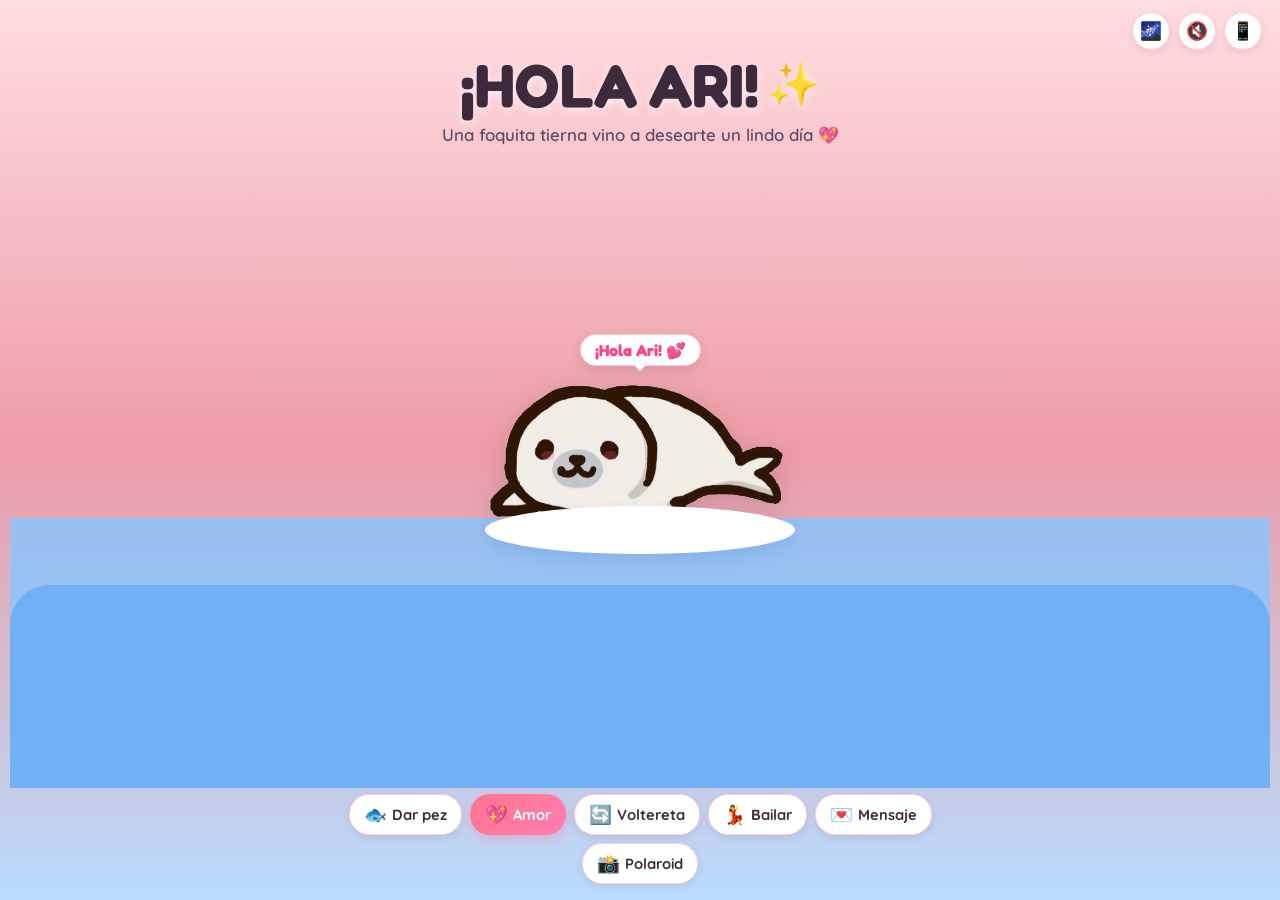
<file: index.html>
<!DOCTYPE html>
<html lang="es">
<head>
  <meta charset="UTF-8">
  <meta name="viewport" content="width=device-width, initial-scale=1.0, maximum-scale=1.0, user-scalable=no, viewport-fit=cover">
  <title>¡Hola Ari! 🦭✨</title>
  <meta name="description" content="Animación ligera e interactiva de una foquita tierna para Ari.">
  <meta name="theme-color" content="#ffeef2">
  
  <!-- Google Fonts: Fredoka & Quicksand -->
  <link rel="preconnect" href="https://fonts.googleapis.com">
  <link rel="preconnect" href="https://fonts.gstatic.com" crossorigin>
  <link href="https://fonts.googleapis.com/css2?family=Fredoka:wght@600;700&family=Quicksand:wght@500;600;700&family=Caveat:wght@700&display=swap" rel="stylesheet">
  
  <!-- Stylesheet -->
  <link rel="stylesheet" href="style.css">
</head>
<body>
  <div id="app-container">
    <!-- Top Controls (Sin el pill de foquita para Ari) -->
    <header class="top-bar">
      <div class="top-space"></div>
      <div class="top-controls">
        <button id="btn-theme" class="icon-btn" title="Cambiar tema" aria-label="Cambiar tema">🌌</button>
        <button id="btn-music" class="icon-btn" title="Música" aria-label="Música">🔇</button>
        <button id="btn-fullscreen" class="icon-btn" title="Pantalla completa" aria-label="Pantalla completa">📱</button>
      </div>
    </header>

    <!-- Título principal: "¡HOLA ARI!" -->
    <section class="hero-header">
      <h1 class="greeting-title" id="greeting-title">
        <span>¡HOLA ARI!</span>
        <span class="sparkle-icon">✨</span>
      </h1>
      <p class="greeting-subtitle">
        Una foquita tierna vino a desearte un lindo día <span class="heart-icon">💖</span>
      </p>
    </section>

    <!-- Escenario Principal: Foquita en el Témpano de Hielo -->
    <main class="stage-wrapper" id="stage-wrapper">
      <div class="seal-floe-container" id="seal-assembly" title="¡Toca a la foquita!">
        <!-- Burbuja de diálogo -->
        <div class="speech-bubble" id="speech-bubble">
          ¡Hola Ari! 💕
        </div>

        <!-- Personaje Foquita -->
        <div class="seal-character" id="seal-character">
          <img id="seal-image" class="seal-img" src="foca-recortada.png" alt="Foquita para Ari">
          <!-- Sonrojo tierno en mejillas -->
          <div class="blush-cheeks">
            <span class="blush-dot"></span>
            <span class="blush-dot"></span>
          </div>
        </div>

        <!-- Témpano de hielo estilizado -->
        <div class="ice-base">
          <div class="ice-top"></div>
        </div>
      </div>

      <!-- Olas suaves de agua -->
      <div class="ocean-waves">
        <div class="wave wave-back"></div>
        <div class="wave wave-front"></div>
      </div>
    </main>

    <!-- Botones de Acción Interactiva -->
    <footer class="action-dock-container">
      <div class="action-dock">
        <button id="btn-feed" class="dock-btn" title="Darle un pescadito">
          <span class="btn-icon">🐟</span>
          <span class="btn-label">Dar pez</span>
        </button>

        <button id="btn-hearts" class="dock-btn highlight" title="Llenar de amor">
          <span class="btn-icon">💖</span>
          <span class="btn-label">Amor</span>
        </button>

        <button id="btn-flip" class="dock-btn" title="Hacer voltereta">
          <span class="btn-icon">🔄</span>
          <span class="btn-label">Voltereta</span>
        </button>

        <button id="btn-dance" class="dock-btn" title="Bailar con la foquita">
          <span class="btn-icon">💃</span>
          <span class="btn-label">Bailar</span>
        </button>

        <button id="btn-letter" class="dock-btn" title="Abrir mensajito">
          <span class="btn-icon">💌</span>
          <span class="btn-label">Mensaje</span>
        </button>

        <button id="btn-photo" class="dock-btn" title="Foto Polaroid">
          <span class="btn-icon">📸</span>
          <span class="btn-label">Polaroid</span>
        </button>
      </div>
    </footer>

    <!-- Contenedor para efectos ligeros CSS -->
    <div id="fx-layer" class="fx-layer"></div>

    <!-- Modal Mensaje para Ari -->
    <div id="letter-modal" class="modal-overlay" role="dialog" aria-modal="true">
      <div class="modal-card">
        <button id="btn-close-letter" class="modal-close-btn" aria-label="Cerrar">✕</button>
        <div class="modal-header">
          <h3>Para Ari ✨</h3>
          <p>Un mensajito especial con mucho cariño</p>
        </div>
        <div class="modal-body">
          ¡Hola Ari! 🌸<br><br>
          Esta pequeña foquita vino desde los mares más fríos solo para recordarte lo increíble, dulce y especial que eres.<br><br>
          ¡Que tengas un día tan bonito y apapachable como esta foquita! 🦭🤍
        </div>
        <div class="modal-actions">
          <button id="btn-letter-love" class="dock-btn highlight">
            <span class="btn-icon">💖</span>
            <span>¡Mucho amor!</span>
          </button>
        </div>
      </div>
    </div>

    <!-- Modal Polaroid (Botón que solo dice "Guardar") -->
    <div id="polaroid-modal" class="modal-overlay" role="dialog" aria-modal="true">
      <div class="modal-card polaroid-card">
        <button id="btn-close-polaroid" class="modal-close-btn" aria-label="Cerrar">✕</button>
        
        <div class="polaroid-frame">
          <div class="polaroid-pic">
            <img src="foca-recortada.png" alt="Foquita" class="polaroid-img">
          </div>
          <div class="polaroid-caption">¡Hola Ari! 🦭💕</div>
        </div>

        <button id="btn-download-photo" class="dock-btn highlight save-btn">
          <span>Guardar</span>
        </button>
      </div>
    </div>
  </div>

  <!-- JavaScript Ultra-Ligero -->
  <script src="script.js"></script>
</body>
</html>
</file>
<file: style.css>
/* ==========================================================================
   ESTILOS ULTRA-LIGEROS Y FLUIDOS - FOQUITA PARA ARI
   ========================================================================== */

:root {
  /* Atardecer Pastel (Default) */
  --bg-gradient: linear-gradient(180deg, #ffdde1 0%, #ee9ca7 50%, #b8dcfe 100%);
  --water-color: rgba(142, 197, 252, 0.85);
  --water-front: rgba(110, 175, 245, 0.95);
  --ice-color: #ffffff;
  --ice-shadow: rgba(60, 130, 200, 0.2);
  --text-primary: #3d2b3d;
  --text-secondary: #634b66;
  --text-accent: #ff4081;
  --card-bg: #ffffff;
  --card-border: #ffccd5;
  --btn-bg: linear-gradient(135deg, #ff758c 0%, #ff7eb3 100%);
  --btn-text: #ffffff;
  --btn-shadow: 0 4px 12px rgba(255, 117, 140, 0.35);

  --font-title: 'Fredoka', cursive, sans-serif;
  --font-body: 'Quicksand', sans-serif;
  --font-letter: 'Caveat', cursive, sans-serif;

  --sat: env(safe-area-inset-top, 0px);
  --sab: env(safe-area-inset-bottom, 0px);
}

/* Modo Noche / Aurora */
body.theme-aurora {
  --bg-gradient: linear-gradient(180deg, #0b132b 0%, #1c2541 55%, #1b4965 100%);
  --water-color: rgba(27, 73, 101, 0.9);
  --water-front: rgba(15, 45, 70, 0.98);
  --ice-color: #e8f4f8;
  --ice-shadow: rgba(0, 0, 0, 0.4);
  --text-primary: #ffffff;
  --text-secondary: #b8e0d2;
  --text-accent: #64ffda;
  --card-bg: #1c2541;
  --card-border: #3a506b;
  --btn-bg: linear-gradient(135deg, #00b4d8 0%, #7209b7 100%);
  --btn-shadow: 0 4px 12px rgba(0, 180, 216, 0.35);
}

/* Modo Polar */
body.theme-polar {
  --bg-gradient: linear-gradient(180deg, #e0c3fc 0%, #8ec5fc 60%, #b2ebf2 100%);
  --water-color: rgba(79, 172, 254, 0.85);
  --water-front: rgba(0, 122, 237, 0.95);
  --ice-color: #ffffff;
  --ice-shadow: rgba(33, 150, 243, 0.2);
  --text-primary: #2c3e50;
  --text-secondary: #546e7a;
  --text-accent: #e91e63;
  --card-bg: #ffffff;
  --card-border: #b2ebf2;
  --btn-bg: linear-gradient(135deg, #4facfe 0%, #00f2fe 100%);
  --btn-shadow: 0 4px 12px rgba(79, 172, 254, 0.35);
}

/* ==========================================================================
   RESET & LAYOUT BASE
   ========================================================================== */

* {
  box-sizing: border-box;
  margin: 0;
  padding: 0;
  user-select: none;
  -webkit-user-select: none;
  -webkit-touch-callout: none;
  -webkit-tap-highlight-color: transparent;
}

html, body {
  width: 100%;
  height: 100%;
  height: 100dvh;
  overflow: hidden;
  position: fixed;
  top: 0;
  left: 0;
  font-family: var(--font-body);
  color: var(--text-primary);
  background: var(--bg-gradient);
  transition: background 0.6s ease;
}

#app-container {
  width: 100%;
  height: 100%;
  display: flex;
  flex-direction: column;
  justify-content: space-between;
  padding-top: max(8px, var(--sat));
  padding-bottom: max(10px, var(--sab));
  padding-left: 10px;
  padding-right: 10px;
}

/* ==========================================================================
   TOP BAR (SIN PILL DE FOQUITA)
   ========================================================================== */

.top-bar {
  display: flex;
  justify-content: space-between;
  align-items: center;
  padding: 4px 8px;
  flex-shrink: 0;
}

.top-space {
  flex: 1;
}

.top-controls {
  display: flex;
  gap: 8px;
}

.icon-btn {
  background: var(--card-bg);
  border: 1px solid var(--card-border);
  border-radius: 50%;
  width: 38px;
  height: 38px;
  display: flex;
  align-items: center;
  justify-content: center;
  font-size: 1.1rem;
  cursor: pointer;
  box-shadow: 0 3px 8px rgba(0,0,0,0.08);
  color: var(--text-primary);
  touch-action: manipulation;
  transition: transform 0.15s ease;
}

.icon-btn:active {
  transform: scale(0.92);
}

.icon-btn.active {
  background: var(--btn-bg);
  color: white;
  border-color: transparent;
}

/* ==========================================================================
   HERO HEADER: "¡HOLA ARI!"
   ========================================================================== */

.hero-header {
  text-align: center;
  padding: 0 10px;
  flex-shrink: 0;
  margin-top: -4px;
}

.greeting-title {
  font-family: var(--font-title);
  font-size: clamp(2rem, 7vw, 3.8rem);
  font-weight: 700;
  line-height: 1.15;
  color: var(--text-primary);
  display: flex;
  justify-content: center;
  align-items: center;
  gap: 8px;
  text-shadow: 0 2px 8px rgba(255, 255, 255, 0.7);
}

.sparkle-icon {
  font-size: 0.7em;
  color: #ffd700;
}

.greeting-subtitle {
  font-size: clamp(0.85rem, 2.5vw, 1.05rem);
  font-weight: 600;
  color: var(--text-secondary);
  margin-top: 4px;
}

.heart-icon {
  display: inline-block;
}

/* ==========================================================================
   ESCENARIO PRINCIPAL (FOQUITA & TÉMPANO)
   ========================================================================== */

.stage-wrapper {
  position: relative;
  flex: 1;
  display: flex;
  flex-direction: column;
  justify-content: center;
  align-items: center;
  width: 100%;
  min-height: 160px;
}

/* Témpano y foquita flotante */
.seal-floe-container {
  position: relative;
  z-index: 10;
  display: flex;
  flex-direction: column;
  align-items: center;
  cursor: pointer;
  animation: gentleBob 3.5s ease-in-out infinite;
  touch-action: manipulation;
}

@keyframes gentleBob {
  0%, 100% { transform: translateY(0); }
  50% { transform: translateY(-6px); }
}

/* Burbuja de diálogo */
.speech-bubble {
  position: absolute;
  top: -45px;
  background: var(--card-bg);
  border: 1.5px solid var(--card-border);
  padding: 5px 14px;
  border-radius: 16px;
  font-family: var(--font-title);
  font-weight: 700;
  font-size: clamp(0.85rem, 3vw, 1rem);
  color: var(--text-accent);
  box-shadow: 0 4px 12px rgba(0, 0, 0, 0.1);
  white-space: nowrap;
  pointer-events: none;
  transition: opacity 0.2s ease, transform 0.2s ease;
  z-index: 15;
}

.speech-bubble::after {
  content: '';
  position: absolute;
  bottom: -6px;
  left: 50%;
  transform: translateX(-50%);
  border-width: 6px 6px 0;
  border-style: solid;
  border-color: var(--card-bg) transparent transparent transparent;
}

/* Personaje de la Foquita */
.seal-character {
  position: relative;
  display: flex;
  justify-content: center;
  align-items: center;
  animation: gentleBreathe 3s ease-in-out infinite;
  transition: transform 0.25s ease;
}

@keyframes gentleBreathe {
  0%, 100% { transform: scale(1); }
  50% { transform: scale(1.025, 0.98); }
}

.seal-img {
  width: clamp(210px, 50vw, 300px);
  height: auto;
  display: block;
  pointer-events: none;
  filter: drop-shadow(0 6px 14px rgba(0, 0, 0, 0.12));
}

/* Mejillas sonrojadas */
.blush-cheeks {
  position: absolute;
  top: 48%;
  left: 17%;
  display: flex;
  gap: clamp(34px, 8vw, 48px);
  pointer-events: none;
  opacity: 0.25;
  transition: opacity 0.2s ease, transform 0.2s ease;
}

.blush-dot {
  width: 14px;
  height: 9px;
  background: #ff5277;
  border-radius: 50%;
}

.seal-floe-container:hover .blush-cheeks,
.seal-floe-container.is-happy .blush-cheeks {
  opacity: 0.9;
  transform: scale(1.3);
}

/* Animaciones ligeras activadas por clase */
.seal-character.anim-boing {
  animation: sealBoing 0.65s ease-out forwards;
}

@keyframes sealBoing {
  0% { transform: scale(1) translateY(0); }
  35% { transform: scale(1.15, 0.85) translateY(-35px); }
  70% { transform: scale(0.95, 1.05) translateY(4px); }
  100% { transform: scale(1) translateY(0); }
}

.seal-character.anim-flip {
  animation: sealFlip 0.8s ease-in-out forwards;
}

@keyframes sealFlip {
  0% { transform: rotate(0deg) scale(1); }
  50% { transform: rotate(180deg) scale(1.1) translateY(-20px); }
  100% { transform: rotate(360deg) scale(1); }
}

.seal-character.anim-dance {
  animation: sealDance 1.2s ease-in-out infinite alternate;
}

@keyframes sealDance {
  0% { transform: rotate(-5deg) translateX(-8px); }
  100% { transform: rotate(5deg) translateX(8px); }
}

.seal-character.anim-eat {
  animation: sealEat 0.7s ease-in-out forwards;
}

@keyframes sealEat {
  0%, 100% { transform: scale(1); }
  30% { transform: scale(1.12, 0.92) translateX(10px); }
  60% { transform: scale(0.96, 1.04) translateY(-4px); }
}

/* Témpano de Hielo */
.ice-base {
  position: relative;
  width: clamp(220px, 52vw, 310px);
  height: clamp(34px, 8vw, 48px);
  margin-top: -24px;
  z-index: 9;
}

.ice-top {
  width: 100%;
  height: 100%;
  background: var(--ice-color);
  border-radius: 50%;
  box-shadow: 0 8px 16px var(--ice-shadow);
  border: 2px solid rgba(255, 255, 255, 0.8);
}

/* Olas de agua ligeras */
.ocean-waves {
  position: absolute;
  bottom: 0;
  left: 0;
  width: 100%;
  height: 42%;
  overflow: hidden;
  z-index: 5;
  pointer-events: none;
}

.wave {
  position: absolute;
  bottom: 0;
  left: 0;
  width: 100%;
}

.wave-back {
  height: 100%;
  background: var(--water-color);
}

.wave-front {
  height: 75%;
  background: var(--water-front);
  border-top-left-radius: 40px;
  border-top-right-radius: 40px;
}

/* ==========================================================================
   BOTONERA DE ACCIÓN
   ========================================================================== */

.action-dock-container {
  position: relative;
  z-index: 20;
  display: flex;
  justify-content: center;
  padding: 6px 4px 6px;
  flex-shrink: 0;
}

.action-dock {
  display: flex;
  justify-content: center;
  gap: 8px;
  flex-wrap: wrap;
  max-width: 620px;
}

.dock-btn {
  background: var(--card-bg);
  border: 1px solid var(--card-border);
  color: var(--text-primary);
  padding: 8px 14px;
  border-radius: 20px;
  font-family: var(--font-body);
  font-size: clamp(0.8rem, 2.5vw, 0.92rem);
  font-weight: 700;
  display: flex;
  align-items: center;
  gap: 5px;
  cursor: pointer;
  box-shadow: 0 3px 8px rgba(0, 0, 0, 0.08);
  touch-action: manipulation;
  transition: transform 0.15s ease;
}

.dock-btn:active {
  transform: scale(0.93);
}

.dock-btn .btn-icon {
  font-size: 1.15rem;
}

.dock-btn.highlight {
  background: var(--btn-bg);
  color: var(--btn-text);
  border-color: transparent;
  box-shadow: var(--btn-shadow);
}

/* ==========================================================================
   EFECTOS FLOTANTES LIGEROS (CREADOS EN DEMANDA)
   ========================================================================== */

.fx-layer {
  position: fixed;
  top: 0;
  left: 0;
  width: 100%;
  height: 100%;
  pointer-events: none;
  z-index: 40;
}

.fx-item {
  position: absolute;
  animation: fxFloatUp 0.9s ease-out forwards;
  font-size: 1.4rem;
}

@keyframes fxFloatUp {
  0% { transform: translateY(0) scale(0.6); opacity: 1; }
  100% { transform: translateY(-60px) scale(1.1); opacity: 0; }
}

.floating-fish-drop {
  position: absolute;
  font-size: 1.8rem;
  z-index: 25;
  pointer-events: none;
  animation: dropFishAnim 0.6s ease-in forwards;
}

@keyframes dropFishAnim {
  0% { transform: translateY(-70px) scale(0.7); opacity: 0; }
  100% { transform: translateY(0) scale(1); opacity: 1; }
}

/* ==========================================================================
   MODALES (MENSAJE & POLAROID)
   ========================================================================== */

.modal-overlay {
  position: fixed;
  top: 0;
  left: 0;
  width: 100%;
  height: 100%;
  background: rgba(10, 15, 25, 0.6);
  z-index: 100;
  display: flex;
  justify-content: center;
  align-items: center;
  opacity: 0;
  pointer-events: none;
  transition: opacity 0.25s ease;
  padding: 16px;
}

.modal-overlay.open {
  opacity: 1;
  pointer-events: auto;
}

.modal-card {
  position: relative;
  width: 100%;
  max-width: 400px;
  max-height: 85vh;
  overflow-y: auto;
  background: #ffffff;
  border-radius: 20px;
  padding: 24px 20px;
  box-shadow: 0 15px 35px rgba(0, 0, 0, 0.25);
  border: 2px solid var(--card-border);
  color: var(--text-primary);
}

.modal-close-btn {
  position: absolute;
  top: 12px;
  right: 12px;
  width: 32px;
  height: 32px;
  border-radius: 50%;
  background: #fff0f3;
  border: 1px solid #ffccd5;
  font-size: 1rem;
  color: #ff4081;
  cursor: pointer;
  display: flex;
  align-items: center;
  justify-content: center;
  touch-action: manipulation;
}

.modal-header h3 {
  font-family: var(--font-title);
  font-size: 1.6rem;
  color: #ff4081;
  margin-bottom: 2px;
}

.modal-header p {
  font-size: 0.85rem;
  color: #88627b;
  margin-bottom: 14px;
}

.modal-body {
  font-family: var(--font-letter);
  font-size: 1.45rem;
  line-height: 1.4;
  color: #2b1f2b;
  margin-bottom: 18px;
}

.modal-actions {
  display: flex;
  justify-content: center;
}

/* Polaroid Modal */
.polaroid-card {
  max-width: 310px;
  text-align: center;
  padding: 20px 16px;
}

.polaroid-frame {
  background: white;
  padding: 12px 12px 16px;
  border-radius: 4px;
  box-shadow: 0 8px 20px rgba(0,0,0,0.15);
  border: 1px solid #eee;
  margin-bottom: 14px;
}

.polaroid-pic {
  width: 100%;
  height: 180px;
  background: linear-gradient(135deg, #ffdde1 0%, #ee9ca7 100%);
  border-radius: 4px;
  overflow: hidden;
  display: flex;
  align-items: center;
  justify-content: center;
  padding: 10px;
}

.polaroid-img {
  width: 100%;
  height: auto;
  max-height: 150px;
  object-fit: contain;
  filter: drop-shadow(0 4px 8px rgba(0,0,0,0.15));
}

.polaroid-caption {
  font-family: var(--font-letter);
  font-size: 1.45rem;
  color: #333;
  margin-top: 10px;
  font-weight: 700;
}

.save-btn {
  width: 100%;
  justify-content: center;
  padding: 10px;
  font-size: 1rem;
}

/* ==========================================================================
   RESPONSIVE DESIGN (MÓVILES)
   ========================================================================== */

@media (max-width: 480px) {
  .greeting-title {
    font-size: 2.1rem;
  }

  .action-dock {
    display: grid;
    grid-template-columns: repeat(3, 1fr);
    gap: 6px;
    width: 100%;
  }

  .dock-btn {
    padding: 8px 4px;
    justify-content: center;
    font-size: 0.78rem;
    gap: 4px;
    border-radius: 14px;
  }
}

@media (max-height: 520px) {
  .hero-header {
    margin-top: 0;
  }
  .greeting-title {
    font-size: 1.7rem;
  }
  .greeting-subtitle {
    display: none;
  }
  .seal-crop-box {
    width: 190px;
    height: 110px;
  }
  .action-dock {
    display: flex;
    flex-wrap: nowrap;
    overflow-x: auto;
  }
}
</file>
